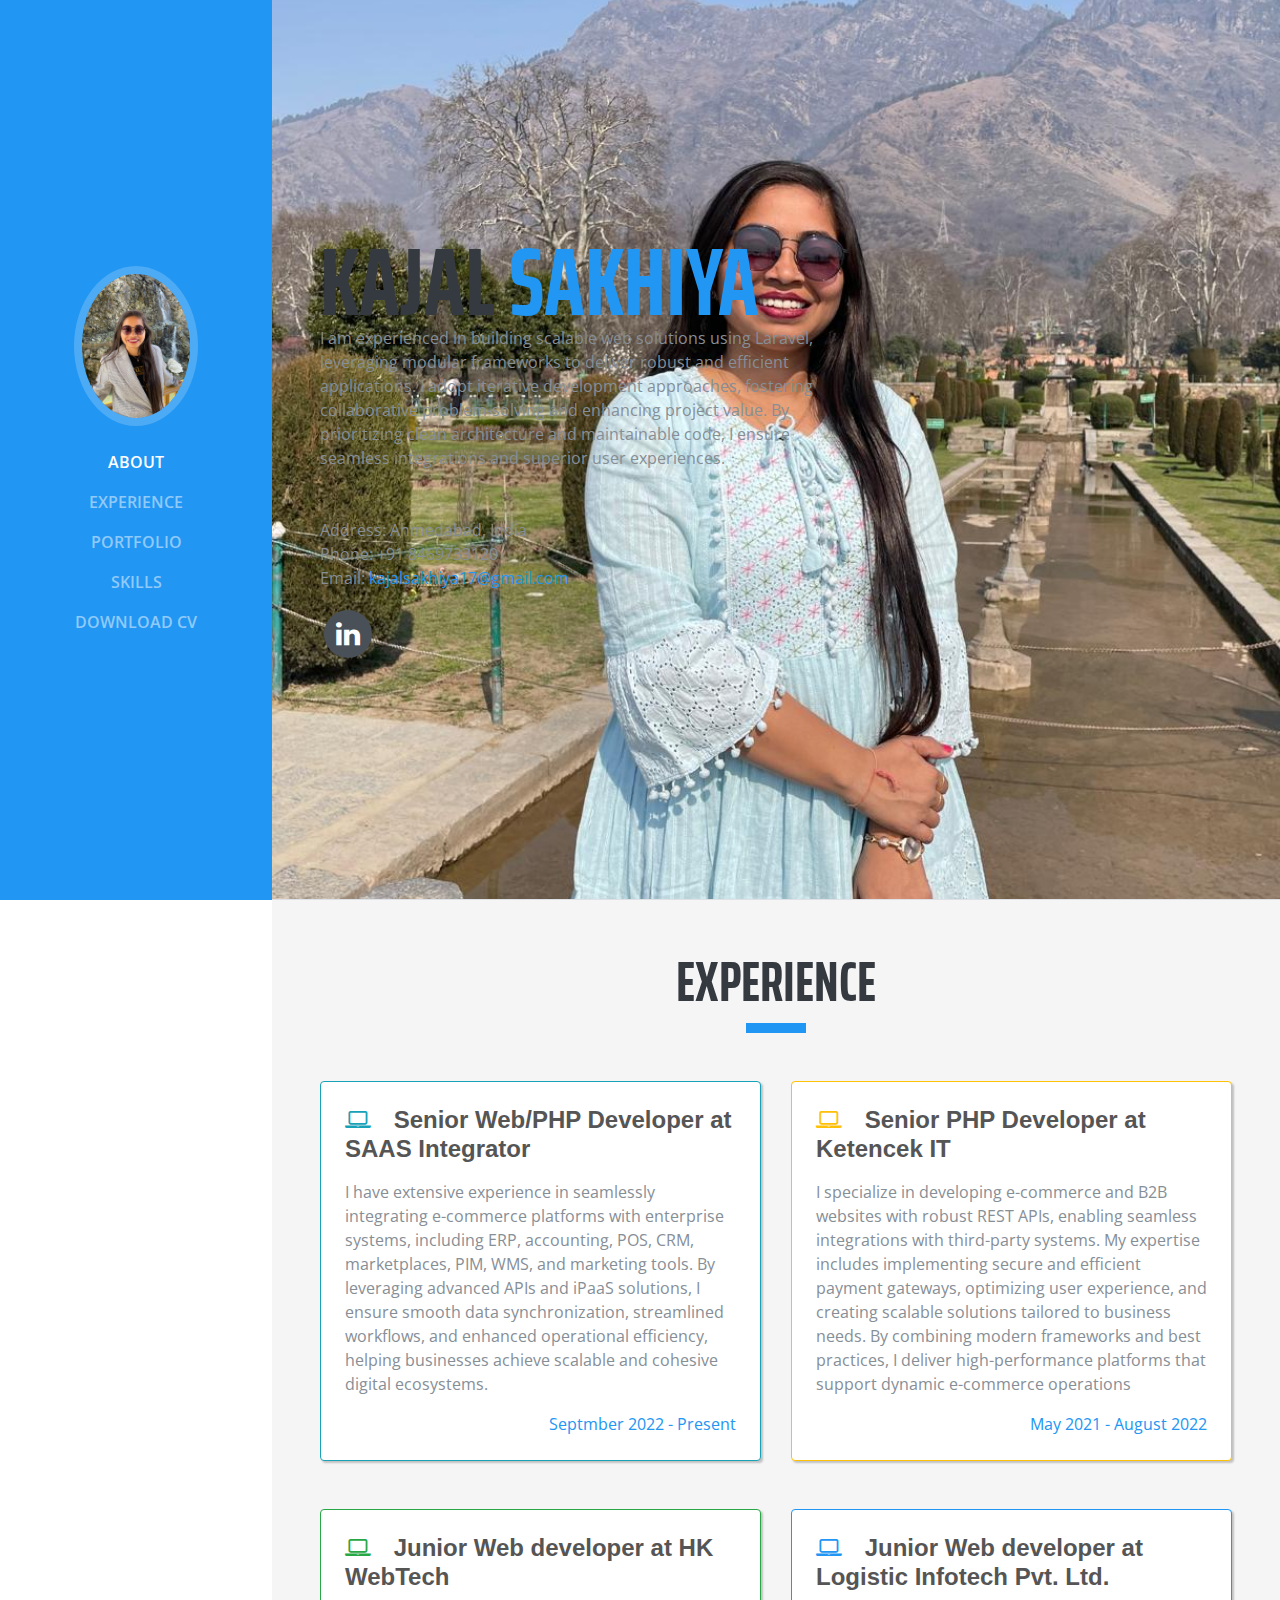
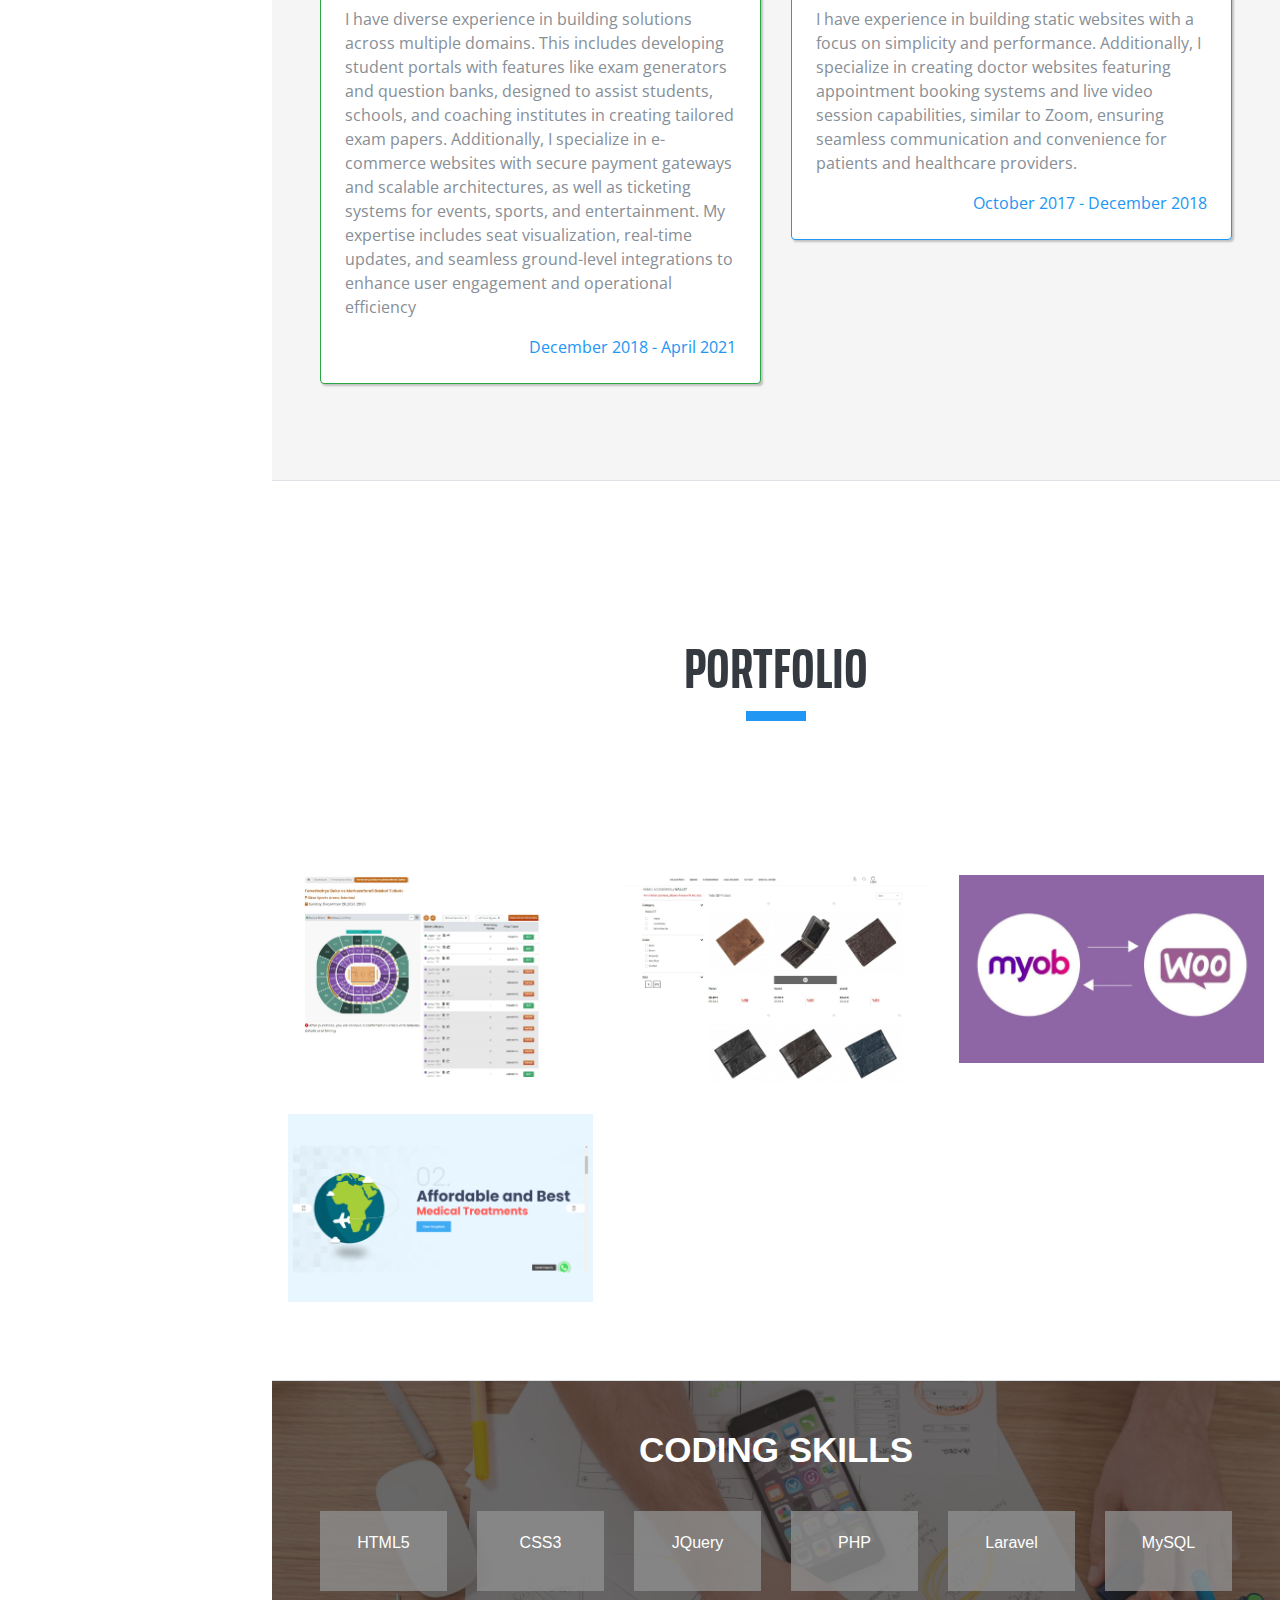
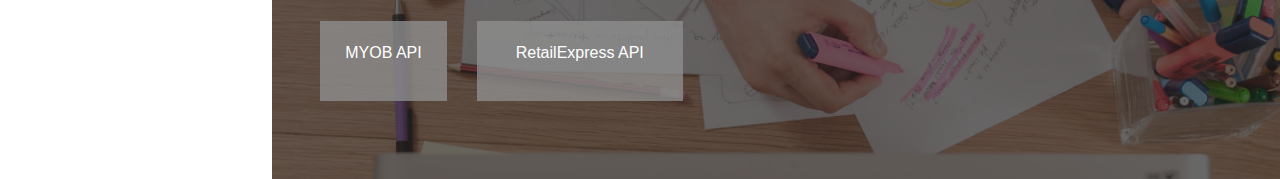
<file: index.html>
<!--
author: Boostraptheme
author URL: https://boostraptheme.com
License: Creative Commons Attribution 4.0 Unported
License URL: https://creativecommons.org/licenses/by/4.0/
-->

<!DOCTYPE html>
<html lang="en">

<head>
    <meta charset="utf-8">
    <meta name="viewport" content="width=device-width, initial-scale=1, shrink-to-fit=no">
    <meta name="description" content="">
    <meta name="author" content="">

    <link rel="shortcut icon" href="img/favicon.ico">
    <title>Kajal Sakhiya</title>

    <!-- Global stylesheets -->
    <link href="css/bootstrap/bootstrap.min.css" rel="stylesheet">
    <link href="https://fonts.googleapis.com/css?family=Saira+Extra+Condensed:100,200,300,400,500,600,700,800,900"
          rel="stylesheet">
    <link href="https://fonts.googleapis.com/css?family=Open+Sans:300,300i,400,400i,600,600i,700,700i,800,800i"
          rel="stylesheet">
    <link href="font-awesome/css/font-awesome.min.css" rel="stylesheet">
    <link href="css/devicons/css/devicons.min.css" rel="stylesheet">
    <link href="css/simple-line-icons/css/simple-line-icons.css" rel="stylesheet">
    <link href="css/style.css" rel="stylesheet">
</head>

<body id="page-top">

<nav class="navbar navbar-expand-lg navbar-dark bg-primary fixed-top" id="sideNav">
    <a class="navbar-brand js-scroll-trigger" href="#page-top">
        <span class="d-block d-lg-none  mx-0 px-0"><img src="img/logo-white.png" alt="" class="img-fluid"></span>
        <span class="d-none d-lg-block">
          <img class="img-fluid img-profile rounded-circle mx-auto mb-2" src="img/profile.jpeg" alt="">
        </span>
    </a>
    <button class="navbar-toggler" type="button" data-toggle="collapse" data-target="#navbarSupportedContent"
            aria-controls="navbarSupportedContent" aria-expanded="false" aria-label="Toggle navigation">
        <span class="navbar-toggler-icon"></span>
    </button>
    <div class="collapse navbar-collapse" id="navbarSupportedContent">
        <ul class="navbar-nav">
            <li class="nav-item">
                <a class="nav-link js-scroll-trigger" href="#about">About</a>
            </li>
            <li class="nav-item">
                <a class="nav-link js-scroll-trigger" href="#experience">Experience</a>
            </li>
            <li class="nav-item">
                <a class="nav-link js-scroll-trigger" href="#portfolio">Portfolio</a>
            </li>
            <li class="nav-item">
                <a class="nav-link js-scroll-trigger" href="#skills">Skills</a>
            </li>
            <li class="nav-item">
                <a class="nav-link js-scroll-trigger" href="img/kajal_resume.pdf" download>Download CV</a>
            </li>
        </ul>
    </div>
</nav>

<div class="container-fluid p-0">

    <!--====================================================
                        ABOUT
    ======================================================-->
    <section class="resume-section p-3 p-lg-5 d-flex d-column" id="about">
        <div class="my-auto">
            <h1 class="mb-0">Kajal
                <span class="text-primary">Sakhiya</span>
            </h1>
            <p class="mb-5" style="max-width: 500px;">I am experienced in building scalable web solutions using Laravel,
                leveraging modular frameworks to deliver robust and efficient applications. I adopt iterative
                development approaches, fostering collaborative problem-solving and enhancing project value. By
                prioritizing clean architecture and maintainable code, I ensure seamless integrations and superior user
                experiences.</p>
            <ul class="list-inline">
                <li>Address: Ahmedabad, India</li>
                <li>Phone: +91 8469733120</li>
                <li>Email: <a href="mailto:kajalsakhiya17@gmail.com">kajalsakhiya17@gmail.com</a></li>
            </ul>
            <ul class="list-inline list-social-icons mb-0">
                <li class="list-inline-item">
                    <a href="https://www.linkedin.com/in/kajal-sakhiya-719522100/">
                  <span class="fa-stack fa-lg">
                    <i class="fa fa-circle fa-stack-2x"></i>
                    <i class="fa fa-linkedin fa-stack-1x fa-inverse"></i>
                  </span>
                    </a>
                </li>
            </ul>
        </div>
    </section>

    <!--====================================================
                        EXPERIENCE
    ======================================================-->
    <section class="resume-section p-3 p-lg-5 " id="experience">
        <div class="row my-auto">
            <div class="col-12">
                <h2 class="  text-center">Experience</h2>
                <div class="mb-5 heading-border"></div>
            </div>
            <div class="resume-item col-md-6 col-sm-12 ">
                <div class="card mx-0 p-4 mb-5"
                     style="border-color: #17a2b8; box-shadow: 2px 2px 2px rgba(0, 0, 0, 0.21);">
                    <div class=" resume-content mr-auto">
                        <h4 class="mb-3"><i class="fa fa-laptop mr-3 text-info"></i> Senior Web/PHP Developer at SAAS
                            Integrator</h4>
                        <p>
                            I have extensive experience in seamlessly integrating e-commerce platforms with enterprise
                            systems, including ERP, accounting, POS, CRM, marketplaces, PIM, WMS, and marketing tools.
                            By leveraging advanced APIs and iPaaS solutions, I ensure smooth data synchronization,
                            streamlined workflows, and enhanced operational efficiency, helping businesses achieve
                            scalable and cohesive digital ecosystems.
                        </p>
                    </div>
                    <div class="resume-date text-md-right">
                        <span class="text-primary">Septmber 2022 - Present</span>
                    </div>
                </div>
            </div>
            <div class="resume-item col-md-6 col-sm-12">
                <div class="card mx-0 p-4 mb-5"
                     style="border-color: #ffc107; box-shadow: 2px 2px 2px rgba(0, 0, 0, 0.21);">
                    <div class="resume-content mr-auto">
                        <h4 class="mb-3"><i class="fa fa-laptop mr-3 text-warning"></i> Senior PHP Developer at Ketencek
                            IT </h4>
                        <p>I specialize in developing e-commerce and B2B websites with robust REST APIs, enabling
                            seamless integrations with third-party systems. My expertise includes implementing secure
                            and efficient payment gateways, optimizing user experience, and creating scalable solutions
                            tailored to business needs. By combining modern frameworks and best practices, I deliver
                            high-performance platforms that support dynamic e-commerce operations</div>
                    <div class="resume-date text-md-right">
                        <span class="text-primary">May 2021 - August 2022</span>
                    </div>
                </div>
            </div>
            <div class="resume-item col-md-6 col-sm-12">
                <div class="card mx-0 p-4 mb-5"
                     style="border-color: #28a745; box-shadow: 2px 2px 2px rgba(0, 0, 0, 0.21);">
                    <div class="resume-content mr-auto">
                        <h4 class="mb-3"><i class="fa fa-laptop mr-3 text-success"></i> Junior Web developer at HK
                            WebTech</h4>
                        <p>I have diverse experience in building solutions across multiple domains. This includes
                            developing student portals with features like exam generators and question banks, designed
                            to assist students, schools, and coaching institutes in creating tailored exam papers.
                            Additionally, I specialize in e-commerce websites with secure payment gateways and scalable
                            architectures, as well as ticketing systems for events, sports, and entertainment. My
                            expertise includes seat visualization, real-time updates, and seamless ground-level
                            integrations to enhance user engagement and operational efficiency</p>
                    </div>
                    <div class="resume-date text-md-right">
                        <span class="text-primary">December 2018 - April 2021</span>
                    </div>
                </div>
            </div>
            <div class="resume-item col-md-6 col-sm-12">
                <div class="card mx-0 p-4 mb-5"
                     style="border-color: #2196f3; box-shadow: 2px 2px 2px rgba(0, 0, 0, 0.21);">
                    <div class="resume-content mr-auto">
                        <h4 class="mb-3"><i class="fa fa-laptop mr-3 text-primary"></i> Junior Web developer at Logistic
                            Infotech Pvt. Ltd.</h4>
                        <p>I have experience in building static websites with a focus on simplicity and performance.
                            Additionally, I specialize in creating doctor websites featuring appointment booking systems
                            and live video session capabilities, similar to Zoom, ensuring seamless communication and
                            convenience for patients and healthcare providers.</p>
                    </div>
                    <div class="resume-date text-md-right">
                        <span class="text-primary">October 2017 - December 2018</span>
                    </div>
                </div>
            </div>
        </div>
    </section>

    <!--====================================================
                        PORTFOLIO
    ======================================================-->
    <section class="resume-section p-2 p-lg-3 d-flex flex-column" id="portfolio">
        <div class="row my-auto">
            <div class="col-12">
                <h2 class="  text-center">Portfolio</h2>
                <div class="mb-5 heading-border"></div>
            </div>
        </div>
        <div class="row ">
            <div class="col-sm-4 portfolio-item filter finance">
                <a class="portfolio-link" href="#portfolioModal1" data-toggle="modal">
                    <div class="caption-port">
                        <div class="caption-port-content">
                            <i class="fa fa-search-plus fa-3x"></i>
                        </div>
                    </div>
                    <img class="img-fluid" src="img/portfolio/p-1.jpeg" alt="">
                </a>
            </div>
            <div class="col-sm-4 portfolio-item filter marketing">
                <a class="portfolio-link" href="#portfolioModal2" data-toggle="modal">
                    <div class="caption-port">
                        <div class="caption-port-content">
                            <i class="fa fa-search-plus fa-3x"></i>
                        </div>
                    </div>
                    <img class="img-fluid" src="img/portfolio/p-2.jpeg" alt="">
                </a>
            </div>
            <div class="col-sm-4 portfolio-item filter marketing">
                <a class="portfolio-link" href="javascript:void(0)" data-toggle="modal">
                    <div class="caption-port">
                        <div class="caption-port-content">
                            <i class="fa fa-search-plus fa-3x"></i>
                        </div>
                    </div>
                    <img class="img-fluid" src="img/portfolio/myob-Woo.png" alt="">
                </a>
            </div>
            <div class="col-sm-4 portfolio-item filter marketing">
                <a class="portfolio-link" href="javasscript:void(0)" data-toggle="modal">
                    <div class="caption-port">
                        <div class="caption-port-content">
                            <i class="fa fa-search-plus fa-3x"></i>
                        </div>
                    </div>
                    <img class="img-fluid" src="img/portfolio/p-4.png" alt="">
                </a>
            </div>
        </div>
    </section>

    <!--====================================================
                        SKILLS
    ======================================================-->
    <section class=" d-flex flex-column" id="skills">
        <div class="p-lg-5 p-3 skill-cover">
            <h3 class="text-center text-white">Coding Skills</h3>
            <div class="row text-center my-auto ">
                <div class="col-md-2 col-sm-4">
                    <div class="skill-item">
                        <p>HTML5</p>
                    </div>
                </div>
                <div class="col-md-2 col-sm-4">
                    <div class="skill-item">
                        <p>CSS3</p>
                    </div>
                </div>
                <div class="col-md-2 col-sm-4">
                    <div class="skill-item">
                        <p>JQuery</p>
                    </div>
                </div>
                <div class="col-md-2 col-sm-4">
                    <div class="skill-item">
                        <p>PHP </p>
                    </div>
                </div>
                <div class="col-md-2 col-sm-4">
                    <div class="skill-item">
                        <p>Laravel</p>
                    </div>
                </div>
                <div class="col-md-2 col-sm-4">
                    <div class="skill-item">
                        <p>MySQL</p>
                    </div>
                </div>
                <div class="col-md-2 col-sm-4">
                    <div class="skill-item">
                        <p>MYOB API</p>
                    </div>
                </div>
                <div class="col-md-3 col-sm-6">
                    <div class="skill-item">
                        <p>RetailExpress API</p>
                    </div>
                </div>
            </div>
        </div>
    </section>

</div>

<!--====================================================
                    PORTFOLIO MODALS
======================================================-->
<div class="portfolio-modal modal fade" id="portfolioModal2" tabindex="-1" role="dialog" aria-hidden="true">
    <div class="modal-dialog" role="document">
        <div class="modal-content">
            <div class="close-modal" data-dismiss="modal">
                <div class="lr">
                    <div class="rl"></div>
                </div>
            </div>
            <div class="container">
                <div class="row">
                    <div class="modal-body">
                        <div class="title-bar">
                            <div class="col-md-12">
                                <h2 class="text-center">Ecommerce Project </h2>
                                <div class="heading-border"></div>
                            </div>
                        </div>
                        <div class="row">
                            <div class="col-md-6">
                                <img class="img-fluid img-centered" src="img/portfolio/p-2.jpg" alt="">
                            </div>
                            <div class="col-md-6">
                                <p>In this project, I worked on developing an e-commerce website that included REST API
                                    integrations and secure payment gateway implementations. The goal was to create a
                                    seamless, scalable platform with robust features to enhance user experience and
                                    ensure secure online transactions for a dynamic e-commerce environment.
                                </p>
                                <ul class="list-inline item-details">
                                    <li>Build Technology:
                                        <strong> Html5, Css3, Javascript, jQuery, PHP, Mysql, Symfony</strong>
                                    </li>
                                </ul>
                                <button class="btn btn-general btn-white" type="button" data-dismiss="modal">
                                    <i class="fa fa-times"></i> Close
                                </button>
                            </div>
                        </div>
                    </div>
                </div>
            </div>
        </div>
    </div>
</div>
<div class="portfolio-modal modal fade" id="portfolioModal1" tabindex="-1" role="dialog" aria-hidden="true">
    <div class="modal-dialog" role="document">
        <div class="modal-content">
            <div class="close-modal" data-dismiss="modal">
                <div class="lr">
                    <div class="rl"></div>
                </div>
            </div>
            <div class="container">
                <div class="row">
                    <div class="modal-body">
                        <div class="title-bar">
                            <div class="col-md-12">
                                <h2 class="text-center">Ticket System</h2>
                                <div class="heading-border"></div>
                            </div>
                        </div>
                        <div class="row">
                            <div class="col-md-6">
                                <img class="img-fluid img-centered" src="img/portfolio/p-1.jpeg" alt="">
                            </div>
                            <div class="col-md-6">
                                <p>
                                    This project involved creating platforms with real-time seat visualization, secure
                                    payment processing, and efficient management of ticket sales, delivering a seamless
                                    and user-friendly experience.
                                </p>
                                <ul class="list-inline item-details">
                                    <li>Build Technology:
                                        <strong> Html5, Css3, Javascript, jQuery, PHP, Mysql, Symfony</strong>
                                    </li>
                                </ul>
                                <button class="btn btn-general btn-white" type="button" data-dismiss="modal">
                                    <i class="fa fa-times"></i> Close
                                </button>
                            </div>
                        </div>
                    </div>
                </div>
            </div>
        </div>
    </div>
</div>


<!-- Global javascript -->
<script src="js/jquery/jquery.min.js"></script>
<script src="js/bootstrap/bootstrap.bundle.min.js"></script>
<script src="js/jquery-easing/jquery.easing.min.js"></script>
<script src="js/counter/jquery.waypoints.min.js"></script>
<script src="js/counter/jquery.counterup.min.js"></script>
<script src="js/custom.js"></script>
<script>
    $(document).ready(function () {

        $(".filter-b").click(function () {
            var value = $(this).attr('data-filter');
            if (value == "all") {
                $('.filter').show('1000');
            } else {
                $(".filter").not('.' + value).hide('3000');
                $('.filter').filter('.' + value).show('3000');
            }
        });

        if ($(".filter-b").removeClass("active")) {
            $(this).removeClass("active");
        }
        $(this).addClass("active");
    });

    // SKILLS
    $(function () {
        $('.counter').counterUp({
            delay: 10,
            time: 2000
        });

    });
</script>
</body>

</html>
</file>
<file: css/simple-line-icons/css/simple-line-icons.css>
@font-face {
  font-family: 'simple-line-icons';
  src: url('../fonts/Simple-Line-Icons.eot?v=2.4.0');
  src: url('../fonts/Simple-Line-Icons.eot?v=2.4.0#iefix') format('embedded-opentype'), url('../fonts/Simple-Line-Icons.woff2?v=2.4.0') format('woff2'), url('../fonts/Simple-Line-Icons.ttf?v=2.4.0') format('truetype'), url('../fonts/Simple-Line-Icons.woff?v=2.4.0') format('woff'), url('../fonts/Simple-Line-Icons.svg?v=2.4.0#simple-line-icons') format('svg');
  font-weight: normal;
  font-style: normal;
}
/*
 Use the following CSS code if you want to have a class per icon.
 Instead of a list of all class selectors, you can use the generic [class*="icon-"] selector, but it's slower:
*/
.icon-user,
.icon-people,
.icon-user-female,
.icon-user-follow,
.icon-user-following,
.icon-user-unfollow,
.icon-login,
.icon-logout,
.icon-emotsmile,
.icon-phone,
.icon-call-end,
.icon-call-in,
.icon-call-out,
.icon-map,
.icon-location-pin,
.icon-direction,
.icon-directions,
.icon-compass,
.icon-layers,
.icon-menu,
.icon-list,
.icon-options-vertical,
.icon-options,
.icon-arrow-down,
.icon-arrow-left,
.icon-arrow-right,
.icon-arrow-up,
.icon-arrow-up-circle,
.icon-arrow-left-circle,
.icon-arrow-right-circle,
.icon-arrow-down-circle,
.icon-check,
.icon-clock,
.icon-plus,
.icon-minus,
.icon-close,
.icon-event,
.icon-exclamation,
.icon-organization,
.icon-trophy,
.icon-screen-smartphone,
.icon-screen-desktop,
.icon-plane,
.icon-notebook,
.icon-mustache,
.icon-mouse,
.icon-magnet,
.icon-energy,
.icon-disc,
.icon-cursor,
.icon-cursor-move,
.icon-crop,
.icon-chemistry,
.icon-speedometer,
.icon-shield,
.icon-screen-tablet,
.icon-magic-wand,
.icon-hourglass,
.icon-graduation,
.icon-ghost,
.icon-game-controller,
.icon-fire,
.icon-eyeglass,
.icon-envelope-open,
.icon-envelope-letter,
.icon-bell,
.icon-badge,
.icon-anchor,
.icon-wallet,
.icon-vector,
.icon-speech,
.icon-puzzle,
.icon-printer,
.icon-present,
.icon-playlist,
.icon-pin,
.icon-picture,
.icon-handbag,
.icon-globe-alt,
.icon-globe,
.icon-folder-alt,
.icon-folder,
.icon-film,
.icon-feed,
.icon-drop,
.icon-drawer,
.icon-docs,
.icon-doc,
.icon-diamond,
.icon-cup,
.icon-calculator,
.icon-bubbles,
.icon-briefcase,
.icon-book-open,
.icon-basket-loaded,
.icon-basket,
.icon-bag,
.icon-action-undo,
.icon-action-redo,
.icon-wrench,
.icon-umbrella,
.icon-trash,
.icon-tag,
.icon-support,
.icon-frame,
.icon-size-fullscreen,
.icon-size-actual,
.icon-shuffle,
.icon-share-alt,
.icon-share,
.icon-rocket,
.icon-question,
.icon-pie-chart,
.icon-pencil,
.icon-note,
.icon-loop,
.icon-home,
.icon-grid,
.icon-graph,
.icon-microphone,
.icon-music-tone-alt,
.icon-music-tone,
.icon-earphones-alt,
.icon-earphones,
.icon-equalizer,
.icon-like,
.icon-dislike,
.icon-control-start,
.icon-control-rewind,
.icon-control-play,
.icon-control-pause,
.icon-control-forward,
.icon-control-end,
.icon-volume-1,
.icon-volume-2,
.icon-volume-off,
.icon-calendar,
.icon-bulb,
.icon-chart,
.icon-ban,
.icon-bubble,
.icon-camrecorder,
.icon-camera,
.icon-cloud-download,
.icon-cloud-upload,
.icon-envelope,
.icon-eye,
.icon-flag,
.icon-heart,
.icon-info,
.icon-key,
.icon-link,
.icon-lock,
.icon-lock-open,
.icon-magnifier,
.icon-magnifier-add,
.icon-magnifier-remove,
.icon-paper-clip,
.icon-paper-plane,
.icon-power,
.icon-refresh,
.icon-reload,
.icon-settings,
.icon-star,
.icon-symbol-female,
.icon-symbol-male,
.icon-target,
.icon-credit-card,
.icon-paypal,
.icon-social-tumblr,
.icon-social-twitter,
.icon-social-facebook,
.icon-social-instagram,
.icon-social-linkedin,
.icon-social-pinterest,
.icon-social-github,
.icon-social-google,
.icon-social-reddit,
.icon-social-skype,
.icon-social-dribbble,
.icon-social-behance,
.icon-social-foursqare,
.icon-social-soundcloud,
.icon-social-spotify,
.icon-social-stumbleupon,
.icon-social-youtube,
.icon-social-dropbox,
.icon-social-vkontakte,
.icon-social-steam {
  font-family: 'simple-line-icons';
  speak: none;
  font-style: normal;
  font-weight: normal;
  font-variant: normal;
  text-transform: none;
  line-height: 1;
  /* Better Font Rendering =========== */
  -webkit-font-smoothing: antialiased;
  -moz-osx-font-smoothing: grayscale;
}
.icon-user:before {
  content: "\e005";
}
.icon-people:before {
  content: "\e001";
}
.icon-user-female:before {
  content: "\e000";
}
.icon-user-follow:before {
  content: "\e002";
}
.icon-user-following:before {
  content: "\e003";
}
.icon-user-unfollow:before {
  content: "\e004";
}
.icon-login:before {
  content: "\e066";
}
.icon-logout:before {
  content: "\e065";
}
.icon-emotsmile:before {
  content: "\e021";
}
.icon-phone:before {
  content: "\e600";
}
.icon-call-end:before {
  content: "\e048";
}
.icon-call-in:before {
  content: "\e047";
}
.icon-call-out:before {
  content: "\e046";
}
.icon-map:before {
  content: "\e033";
}
.icon-location-pin:before {
  content: "\e096";
}
.icon-direction:before {
  content: "\e042";
}
.icon-directions:before {
  content: "\e041";
}
.icon-compass:before {
  content: "\e045";
}
.icon-layers:before {
  content: "\e034";
}
.icon-menu:before {
  content: "\e601";
}
.icon-list:before {
  content: "\e067";
}
.icon-options-vertical:before {
  content: "\e602";
}
.icon-options:before {
  content: "\e603";
}
.icon-arrow-down:before {
  content: "\e604";
}
.icon-arrow-left:before {
  content: "\e605";
}
.icon-arrow-right:before {
  content: "\e606";
}
.icon-arrow-up:before {
  content: "\e607";
}
.icon-arrow-up-circle:before {
  content: "\e078";
}
.icon-arrow-left-circle:before {
  content: "\e07a";
}
.icon-arrow-right-circle:before {
  content: "\e079";
}
.icon-arrow-down-circle:before {
  content: "\e07b";
}
.icon-check:before {
  content: "\e080";
}
.icon-clock:before {
  content: "\e081";
}
.icon-plus:before {
  content: "\e095";
}
.icon-minus:before {
  content: "\e615";
}
.icon-close:before {
  content: "\e082";
}
.icon-event:before {
  content: "\e619";
}
.icon-exclamation:before {
  content: "\e617";
}
.icon-organization:before {
  content: "\e616";
}
.icon-trophy:before {
  content: "\e006";
}
.icon-screen-smartphone:before {
  content: "\e010";
}
.icon-screen-desktop:before {
  content: "\e011";
}
.icon-plane:before {
  content: "\e012";
}
.icon-notebook:before {
  content: "\e013";
}
.icon-mustache:before {
  content: "\e014";
}
.icon-mouse:before {
  content: "\e015";
}
.icon-magnet:before {
  content: "\e016";
}
.icon-energy:before {
  content: "\e020";
}
.icon-disc:before {
  content: "\e022";
}
.icon-cursor:before {
  content: "\e06e";
}
.icon-cursor-move:before {
  content: "\e023";
}
.icon-crop:before {
  content: "\e024";
}
.icon-chemistry:before {
  content: "\e026";
}
.icon-speedometer:before {
  content: "\e007";
}
.icon-shield:before {
  content: "\e00e";
}
.icon-screen-tablet:before {
  content: "\e00f";
}
.icon-magic-wand:before {
  content: "\e017";
}
.icon-hourglass:before {
  content: "\e018";
}
.icon-graduation:before {
  content: "\e019";
}
.icon-ghost:before {
  content: "\e01a";
}
.icon-game-controller:before {
  content: "\e01b";
}
.icon-fire:before {
  content: "\e01c";
}
.icon-eyeglass:before {
  content: "\e01d";
}
.icon-envelope-open:before {
  content: "\e01e";
}
.icon-envelope-letter:before {
  content: "\e01f";
}
.icon-bell:before {
  content: "\e027";
}
.icon-badge:before {
  content: "\e028";
}
.icon-anchor:before {
  content: "\e029";
}
.icon-wallet:before {
  content: "\e02a";
}
.icon-vector:before {
  content: "\e02b";
}
.icon-speech:before {
  content: "\e02c";
}
.icon-puzzle:before {
  content: "\e02d";
}
.icon-printer:before {
  content: "\e02e";
}
.icon-present:before {
  content: "\e02f";
}
.icon-playlist:before {
  content: "\e030";
}
.icon-pin:before {
  content: "\e031";
}
.icon-picture:before {
  content: "\e032";
}
.icon-handbag:before {
  content: "\e035";
}
.icon-globe-alt:before {
  content: "\e036";
}
.icon-globe:before {
  content: "\e037";
}
.icon-folder-alt:before {
  content: "\e039";
}
.icon-folder:before {
  content: "\e089";
}
.icon-film:before {
  content: "\e03a";
}
.icon-feed:before {
  content: "\e03b";
}
.icon-drop:before {
  content: "\e03e";
}
.icon-drawer:before {
  content: "\e03f";
}
.icon-docs:before {
  content: "\e040";
}
.icon-doc:before {
  content: "\e085";
}
.icon-diamond:before {
  content: "\e043";
}
.icon-cup:before {
  content: "\e044";
}
.icon-calculator:before {
  content: "\e049";
}
.icon-bubbles:before {
  content: "\e04a";
}
.icon-briefcase:before {
  content: "\e04b";
}
.icon-book-open:before {
  content: "\e04c";
}
.icon-basket-loaded:before {
  content: "\e04d";
}
.icon-basket:before {
  content: "\e04e";
}
.icon-bag:before {
  content: "\e04f";
}
.icon-action-undo:before {
  content: "\e050";
}
.icon-action-redo:before {
  content: "\e051";
}
.icon-wrench:before {
  content: "\e052";
}
.icon-umbrella:before {
  content: "\e053";
}
.icon-trash:before {
  content: "\e054";
}
.icon-tag:before {
  content: "\e055";
}
.icon-support:before {
  content: "\e056";
}
.icon-frame:before {
  content: "\e038";
}
.icon-size-fullscreen:before {
  content: "\e057";
}
.icon-size-actual:before {
  content: "\e058";
}
.icon-shuffle:before {
  content: "\e059";
}
.icon-share-alt:before {
  content: "\e05a";
}
.icon-share:before {
  content: "\e05b";
}
.icon-rocket:before {
  content: "\e05c";
}
.icon-question:before {
  content: "\e05d";
}
.icon-pie-chart:before {
  content: "\e05e";
}
.icon-pencil:before {
  content: "\e05f";
}
.icon-note:before {
  content: "\e060";
}
.icon-loop:before {
  content: "\e064";
}
.icon-home:before {
  content: "\e069";
}
.icon-grid:before {
  content: "\e06a";
}
.icon-graph:before {
  content: "\e06b";
}
.icon-microphone:before {
  content: "\e063";
}
.icon-music-tone-alt:before {
  content: "\e061";
}
.icon-music-tone:before {
  content: "\e062";
}
.icon-earphones-alt:before {
  content: "\e03c";
}
.icon-earphones:before {
  content: "\e03d";
}
.icon-equalizer:before {
  content: "\e06c";
}
.icon-like:before {
  content: "\e068";
}
.icon-dislike:before {
  content: "\e06d";
}
.icon-control-start:before {
  content: "\e06f";
}
.icon-control-rewind:before {
  content: "\e070";
}
.icon-control-play:before {
  content: "\e071";
}
.icon-control-pause:before {
  content: "\e072";
}
.icon-control-forward:before {
  content: "\e073";
}
.icon-control-end:before {
  content: "\e074";
}
.icon-volume-1:before {
  content: "\e09f";
}
.icon-volume-2:before {
  content: "\e0a0";
}
.icon-volume-off:before {
  content: "\e0a1";
}
.icon-calendar:before {
  content: "\e075";
}
.icon-bulb:before {
  content: "\e076";
}
.icon-chart:before {
  content: "\e077";
}
.icon-ban:before {
  content: "\e07c";
}
.icon-bubble:before {
  content: "\e07d";
}
.icon-camrecorder:before {
  content: "\e07e";
}
.icon-camera:before {
  content: "\e07f";
}
.icon-cloud-download:before {
  content: "\e083";
}
.icon-cloud-upload:before {
  content: "\e084";
}
.icon-envelope:before {
  content: "\e086";
}
.icon-eye:before {
  content: "\e087";
}
.icon-flag:before {
  content: "\e088";
}
.icon-heart:before {
  content: "\e08a";
}
.icon-info:before {
  content: "\e08b";
}
.icon-key:before {
  content: "\e08c";
}
.icon-link:before {
  content: "\e08d";
}
.icon-lock:before {
  content: "\e08e";
}
.icon-lock-open:before {
  content: "\e08f";
}
.icon-magnifier:before {
  content: "\e090";
}
.icon-magnifier-add:before {
  content: "\e091";
}
.icon-magnifier-remove:before {
  content: "\e092";
}
.icon-paper-clip:before {
  content: "\e093";
}
.icon-paper-plane:before {
  content: "\e094";
}
.icon-power:before {
  content: "\e097";
}
.icon-refresh:before {
  content: "\e098";
}
.icon-reload:before {
  content: "\e099";
}
.icon-settings:before {
  content: "\e09a";
}
.icon-star:before {
  content: "\e09b";
}
.icon-symbol-female:before {
  content: "\e09c";
}
.icon-symbol-male:before {
  content: "\e09d";
}
.icon-target:before {
  content: "\e09e";
}
.icon-credit-card:before {
  content: "\e025";
}
.icon-paypal:before {
  content: "\e608";
}
.icon-social-tumblr:before {
  content: "\e00a";
}
.icon-social-twitter:before {
  content: "\e009";
}
.icon-social-facebook:before {
  content: "\e00b";
}
.icon-social-instagram:before {
  content: "\e609";
}
.icon-social-linkedin:before {
  content: "\e60a";
}
.icon-social-pinterest:before {
  content: "\e60b";
}
.icon-social-github:before {
  content: "\e60c";
}
.icon-social-google:before {
  content: "\e60d";
}
.icon-social-reddit:before {
  content: "\e60e";
}
.icon-social-skype:before {
  content: "\e60f";
}
.icon-social-dribbble:before {
  content: "\e00d";
}
.icon-social-behance:before {
  content: "\e610";
}
.icon-social-foursqare:before {
  content: "\e611";
}
.icon-social-soundcloud:before {
  content: "\e612";
}
.icon-social-spotify:before {
  content: "\e613";
}
.icon-social-stumbleupon:before {
  content: "\e614";
}
.icon-social-youtube:before {
  content: "\e008";
}
.icon-social-dropbox:before {
  content: "\e00c";
}
.icon-social-vkontakte:before {
  content: "\e618";
}
.icon-social-steam:before {
  content: "\e620";
}
</file>
<file: css/style.css>
/*GENERAL STYLE*/

body {
    font-family: 'Open Sans', serif;
    padding-top: 54px;
    color: #868e96;
}

@media (min-width: 992px) {
    body {
        padding-top: 0;
        padding-left: 17rem;
    }
}

h1,
h2,
h3,
h4,
h5,
h6 {
    font-family: 'Saira Extra Condensed', serif;
    font-weight: 700;
    text-transform: uppercase;
    color: #343a40;
}

h1 {
    font-size: 6rem;
    line-height: 5.5rem;
}

h2 {
    font-size: 3.5rem;
}

a {
    color: #2196f3;
}

a:hover,
a:focus,
a:active {
    color: #0f72c1;
}

.subheading {
    text-transform: uppercase;
    font-weight: 500;
    font-family: 'Saira Extra Condensed', serif;
    font-size: 1.35rem;
}

/*==================================================
                  SOCIAL-ICON
====================================================*/
  .list-social-icons a {
      color: #495057;
  }

  .list-social-icons a:hover {
      color: #2196f3;
  }

  .list-social-icons a .fa-lg {
      font-size: 1.75rem;
  }

  .list-icons {
      font-size: 3rem;
  }

  .list-icons .list-inline-item i:hover {
      color: #2196f3;
  }

/*==================================================
                    NAV-BAR
====================================================*/
  #sideNav .navbar-nav .nav-item .nav-link {
      font-weight: 600;
      text-transform: uppercase;
  }

  @media (min-width: 992px) {
      #sideNav {
          text-align: center;
          position: fixed;
          top: 0;
          left: 0;
          display: flex;
          flex-direction: column;
          width: 17rem;
          height: 100vh;
      }
      #sideNav .navbar-brand {
          display: flex;
          margin: auto auto 0;
          padding: 0.5rem;
      }
      #sideNav .navbar-brand .img-profile {
          max-width: 10rem;
          max-height: 10rem;
          border: 0.5rem solid rgba(255, 255, 255, 0.2);
      }
      #sideNav .navbar-collapse {
          display: flex;
          align-items: flex-start;
          flex-grow: 0;
          width: 100%;
          margin-bottom: auto;
      }
      #sideNav .navbar-collapse .navbar-nav {
          flex-direction: column;
          width: 100%;
      }
      #sideNav .navbar-collapse .navbar-nav .nav-item {
          display: block;
      }
      #sideNav .navbar-collapse .navbar-nav .nav-item .nav-link {
          display: block;
      }
  }

/*==================================================
                  BUTTON (Generic)
====================================================*/

.btn-general {
    background-color: transparent;
    text-align: center;
    border-width: 1px;
    border-radius: 0px;
    font-size: 16px;
    padding: 10px 15px;
    font-weight: 400;
    text-transform: uppercase;
}

.btn-white {
    border-color: #2196f3;
    background-color: #2196f3;
    color: #fff;
}

.btn-white:hover,
.btn-white:focus {
    background-color: transparent;
    color: #2196f3;
    cursor: pointer;
}

.btn-green {
    border-color: #2196f3;
    color: #2196f3;
}

.btn-green:hover,
.btn-green:focus {
    background-color: #2196f3;
    color: #fff;
    cursor: pointer;
}

/*==================================================
                  SECTION (Generic)
====================================================*/
  .heading-border {
      width: 60px;
      height: 10px;
      background-color: #2196f3;
      margin: 0 auto 20px auto;
  }

  section.resume-section {
      border-bottom: 1px solid #dee2e6;
      padding-top: 5rem !important;
      padding-bottom: 5rem !important;
  }

  section.resume-section .resume-item .resume-date {
      min-width: none;
  }

  @media (min-width: 768px) {
      section.resume-section {
          min-height: 100vh;
      }
      section.resume-section .resume-item .resume-date {
          min-width: 18rem;
      }
  }

  @media (min-width: 992px) {
      section.resume-section {
          padding-top: 3rem !important;
          padding-bottom: 3rem !important;
      }
  }

  .bg-primary {
      background-color: #2196f3 !important;
  }

  .text-primary {
      color: #2196f3 !important;
  }

/*==================================================
                      ABOUT
====================================================*/
  #about {
      background-image: url(../img/profile-banner.jpeg);
      background-size: cover;
      background-position: center center;
      background-repeat: no-repeat;
  }

  #about h1 {
    /*font-size: 100%;*/
  }

/*==================================================
                    EXPERIENCE
====================================================*/  
  #experience {
    background: #f5f5f5;
  }

  #experience .card h4{
    font-family: 'Roboto Condensed', sans-serif;
    text-transform: none;
    color:#555;
  }

/*====================================================
                   PORTFOLIO
======================================================*/

#portfolio{
    padding:100px 0;
} 

.port-head-cont{
    margin:20px auto 40px auto;
    text-align: center;
}

.port-head-cont button{
    margin:5px 2px;
}

#portfolio .portfolio-item {
    right: 0;
    margin: 0 0 15px;
}

#portfolio .portfolio-item .portfolio-link {
    position: relative;
    display: block;
    max-width: 400px;
    margin: 0 auto;
    cursor: pointer;
}

#portfolio .portfolio-item .portfolio-link .caption-port {
    position: absolute;
    width: 100%;
    height: 100%;
    -webkit-transition: all ease 0.5s;
    -moz-transition: all ease 0.5s;
    transition: all ease 0.5s;
    opacity: 0;
    background: rgba(54, 160, 245, 0.73);
}

#portfolio .portfolio-item .portfolio-link .caption-port:hover {
    opacity: 1;
}

#portfolio .portfolio-item .portfolio-link .caption-port .caption-port-content {
    font-size: 20px;
    position: absolute;
    top: 50%;
    width: 100%;
    height: 20px;
    margin-top: -12px;
    text-align: center;
    color: white;
}

#portfolio .portfolio-item .portfolio-link .caption-port .caption-port-content i {
    margin-top: -12px;
}

#portfolio .portfolio-item .portfolio-link .caption-port .caption-port-content h3,
#portfolio .portfolio-item .portfolio-link .caption-port .caption-port-content h4 {
    margin: 0;
}

#portfolio * {
    z-index: 2;
}

@media (min-width: 767px) {
    #portfolio .portfolio-item {
        margin: 0 0 30px;
    }
}

.portfolio-modal .modal-dialog {
    max-width: 100%;
    min-height: 100%;
    margin: 0;
    padding: 0;
    text-align: left;
    border: none;
    border-radius: 0;
    background-clip: border-box;
    -webkit-box-shadow: none;
    box-shadow: none;
}

.portfolio-modal .title-bar {
    padding: 0 0 50px 0;
}

.portfolio-modal .title-bar h1{
    visibility: initial;
    animation-name: initial;
}

.portfolio-modal .modal-dialog .modal-content {
    padding: 10px 0 100px 0;
    border: 0;
    border-radius: 0;
} 

.portfolio-modal .modal-dialog .modal-content img {
    margin-bottom: 30px;
}

.portfolio-modal .modal-dialog .modal-content .item-details {
    margin: 30px 0;
}
 
.portfolio-modal .close-modal {
    position: absolute;
    top: 25px;
    right: 25px;
    width: 75px;
    height: 75px;
    cursor: pointer;
    background-color: transparent;
}

.portfolio-modal .close-modal:hover {
    opacity: 0.3;
}

.portfolio-modal .close-modal .lr {
    /* Safari and Chrome */
    z-index: 1051;
    width: 1px;
    height: 75px;
    margin-left: 35px;
    /* IE 9 */
    -webkit-transform: rotate(45deg);
    -ms-transform: rotate(45deg);
    transform: rotate(45deg);
    background-color: #2C3E50;
}

.portfolio-modal .close-modal .lr .rl {
    /* Safari and Chrome */
    z-index: 1052;
    width: 1px;
    height: 75px;
    /* IE 9 */
    -webkit-transform: rotate(90deg);
    -ms-transform: rotate(90deg);
    transform: rotate(90deg);
    background-color: #2C3E50;
}

.portfolio-modal .modal-backdrop {
    display: none;
    opacity: 0;
}

@media (max-width: 850px){
    .portfolio-modal .close-modal{
        display: none;
    }
}  

/*====================================================
                      SKILLS
======================================================*/

#skills {
    background-image: url("../img/bg-stats.jpg");
    background-size: cover;
    background-position: center center;
    background-repeat: no-repeat;
}

.skill-cover {
    background-color: rgba(31, 31, 31, 0.68); 
}

.skill-cover h3{
  font-family: "hind", sans-serif;
  font-size: 35px;
  margin-bottom: 40px;
}

.skill-item {
    padding: 20px 0;
    margin-bottom: 30px;
    background: rgba(144, 144, 144, 0.78);
}

.skill-item i {
    color: #2196f3;
}

.skill-item h2 {
    color: #fff;
    font-size: "hind", sans-serif;
    font-size: 35px;
    font-weight: 700;
    margin-top: 15px;
    margin-bottom: 1px;
}

.skill-item p {
    color: #fff;
    font-family: "hind", sans-serif;
    /*text-transform: uppercase;*/
    font-weight: 300;
    margin-top: 0;
}

/*====================================================
                      AWARD
======================================================*/
 
#awards {
    background: #f0f0f0;
}

#award-box {
    overflow: hidden;
    position: relative;
    padding: 60px 0;
}

#award-box:before {
    content: "";
    width: 1px;
    height: 100%;
    background: #cfcdcd;
    position: absolute;
    top: 0;
    left: 50%;
}

#award-box .award {
    width: 50%;
    clear: both;
    position: relative;
}

#award-box .award:before,
#award-box .award:after {
    content: "";
    display: block;
    clear: both;
}

#award-box .award:first-child:before,
#award-box .award:last-child:before {
    content: "";
    width: 11px;
    height: 11px;
    background: #cfcdcd;
    box-sizing: content-box;
    border: 5px solid #fff;
    box-shadow: 0 0 0 2px #cfcdcd;
    position: absolute;
    top: -54px;
    right: -11px;
    transform: rotate(45deg);
}

#award-box .award:last-child:before {
    top: auto;
    bottom: -54px;
}

#award-box .award:last-child:nth-child(even):before {
    right: auto;
    left: -11px;
}

#award-box .award-icon {
    width: 24px;
    height: 24px;
    background: #fff;
    border: 1px solid #cfcdcd;
    position: absolute;
    top: 17px;
    right: -13px;
    z-index: 1;
    transform: rotate(45deg);
}

#award-box .award-icon:before {
    content: "";
    display: block;
    width: 15px;
    height: 15px;
    background: #fff;
    position: absolute;
    top: 50%;
    left: 50%;
    transform: translate(-50%, -50%);
    transition: background-color 0.2s ease 0s;
}

#award-box .award:hover .award-icon:before {
    background: #39b3ff;
}

#award-box .award-content {
    width: 85%;
    padding: 18px 30px;
    background: #fff;
    text-align: right;
    float: left;
    border: 1px solid transparent;
    position: relative;
    transition: all 0.3s ease 0s;
}

#award-box .award:hover .award-content {
    border: 1px solid #cfcdcd;
}

#award-box .award-content:before {
    content: "";
    display: block;
    width: 14px;
    height: 14px;
    background: #fff;
    border: 1px solid #cfcdcd;
    position: absolute;
    top: 21px;
    right: -7.3px;
    transform: rotate(45deg);
    transition: all 0.2s ease 0s;
}

#award-box .award:hover .award-content:before {
    background: #39b3ff;
    border-color: #39b3ff;
}

#award-box .award-content:after {
    content: "";
    width: 11%;
    height: 1px;
    background: #cfcdcd;
    position: absolute;
    top: 28px;
    right: -14%;
}

#award-box .date {
    display: block;
    font-size: 15px;
    font-weight: 600;
    color: #39b3ff;
    margin: 0 0 8px;
    transition: all 0.3s ease 0s;
}

#award-box .award:hover .date {
    color: #444;
}

#award-box .title {
    font-size: 18px;
    color: #444;
    margin-top: 0;
    transition: all 0.3s ease 0s;
}

#award-box .award:hover .title {
    color: #39b3ff;
}

#award-box .description {
    font-size: 16px;
    color: #777;
    line-height: 28px;
    margin-top: 8px;
}

#award-box .award:nth-child(2n),
#award-box .award:nth-child(2n) .award-content {
    float: right;
    text-align: left;
}

#award-box .award:nth-child(2n) .award-icon {
    right: 0;
    left: -12px;
}

#award-box .award:nth-child(2n) .award-content:before {
    left: -7.3px;
}

#award-box .award:nth-child(2n) .award-content:after {
    left: -14%;
}
 
@media only screen and (max-width: 767px) {
    #award-box {
        padding-left: 20px;
    }
    #award-box:before {
        left: 20px;
    }
    #award-box .award {
        width: 100%;
    }
    #award-box .award,
    #award-box .award-content {
        float: right;
        padding:5px;
        text-align: left;
    }
    #award-box .award:first-child:before,
    #award-box .award:last-child:nth-child(odd):before {
        right: auto;
        left: -11px;
    }
    #award-box .award-icon {
        right: 0;
        left: -12px;
    }
    #award-box .award-content:before {
        left: -7.3px;
    }
    #award-box .award-content:after {
        left: -14%;
    }
}

/*====================================================
                   CONTACT
======================================================*/

#contact{
  padding: 50px 0;
}

#contact .contact-cont h3{
  color:#555;
  font-size: 45px;
}

#contact .contact-cont p{
  padding-right: 20px;
  font-size: 15px;
}

#contact .contact-cont2 address,
#contact .contact-cont2 address a{
  color:#666;
}
 
.con-form input {
    border-color: #ccc;
    border-radius: 0;
    color: #717171;
    margin-top: 30px; 
}

.con-form textarea {
    width: 100%; 
    height: 200px;
    margin:30px 0;
    border-color: #ccc;
    border-radius: 0;
    color: #717171;
}

.contact-side-desc{
    padding-top: 40px;
} 

.contact-box-desc h3{
  color:#555;
}

.contact-box-desc h3 i{
  color: #2196f3;
}

.social-icon-f li{
  display: inline-block;
}

.social-icon-f li i{
  height: 35px;
  width:35px;
  line-height: 35px;
  border:2px solid #2196f3;
  text-align: center;
  margin-right: 10px;
  border-radius: 50%;
}  

@media(max-width: 767px){
    #contact-p2 .con-form input{
        margin-bottom: 30px;
    }
    .con-form textarea {
        width: 100%; 
        height: 200px;
        margin:10px 0 30px 0;
        border-color: #ccc;
        border-radius: 0;
        color: #717171;
    }

    .contact-box-desc{
        text-align: center;
    }

    #contact .social-icon-f{
        text-align: center;
    }
}

@media (max-width: 575px){
    #contact .social-icon-f{
            text-align: center;
    }    
}

@media (max-width: 420px){
    #contact .social-icon-f{
            text-align: center;
    }    
}
 
.map-responsive{
    overflow:hidden;
    padding-bottom:50%;
    position:relative;
    height:0;
}

.map-responsive iframe{
    left:0;
    top:0;
    height:100%;
    width:100%;
    position:absolute;
}
</file>
<file: css/devicons/css/devicons.min.css>
/*!
 *  Devicons 1.8.0 made by Theodore Vorillas / http://vorillaz.com 
 */
@font-face{font-family:devicons;src:url(../fonts/devicons.eot?xqxft6);src:url(../fonts/devicons.eot?#iefixxqxft6) format("embedded-opentype"),url(../fonts/devicons.woff?xqxft6) format("woff"),url(../fonts/devicons.ttf?xqxft6) format("truetype"),url(../fonts/devicons.svg?xqxft6#devicons) format("svg");font-weight:400;font-style:normal}.devicons{font-family:devicons;speak:none;font-style:normal;font-weight:400;font-variant:normal;text-transform:none;line-height:1;-webkit-font-smoothing:antialiased;-moz-osx-font-smoothing:grayscale}.devicons-git:before{content:"\e602"}.devicons-git_compare:before{content:"\e628"}.devicons-git_branch:before{content:"\e625"}.devicons-git_commit:before{content:"\e629"}.devicons-git_pull_request:before{content:"\e626"}.devicons-git_merge:before{content:"\e627"}.devicons-bitbucket:before{content:"\e603"}.devicons-github_alt:before{content:"\e608"}.devicons-github_badge:before{content:"\e609"}.devicons-github:before{content:"\e60a"}.devicons-github_full:before{content:"\e617"}.devicons-java:before{content:"\e638"}.devicons-ruby:before{content:"\e639"}.devicons-scala:before{content:"\e637"}.devicons-python:before{content:"\e63c"}.devicons-go:before{content:"\e624"}.devicons-ruby_on_rails:before{content:"\e63b"}.devicons-django:before{content:"\e61d"}.devicons-markdown:before{content:"\e63e"}.devicons-php:before{content:"\e63d"}.devicons-mysql:before{content:"\e604"}.devicons-streamline:before{content:"\e605"}.devicons-database:before{content:"\e606"}.devicons-laravel:before{content:"\e63f"}.devicons-javascript:before{content:"\e64e"}.devicons-angular:before{content:"\e653"}.devicons-backbone:before{content:"\e652"}.devicons-coffeescript:before{content:"\e651"}.devicons-jquery:before{content:"\e650"}.devicons-modernizr:before{content:"\e620"}.devicons-jquery_ui:before{content:"\e654"}.devicons-ember:before{content:"\e61b"}.devicons-dojo:before{content:"\e61c"}.devicons-nodejs:before{content:"\e619"}.devicons-nodejs_small:before{content:"\e618"}.devicons-javascript_shield:before{content:"\e64f"}.devicons-bootstrap:before{content:"\e647"}.devicons-sass:before{content:"\e64b"}.devicons-css3_full:before{content:"\e64a"}.devicons-css3:before{content:"\e649"}.devicons-html5:before{content:"\e636"}.devicons-html5_multimedia:before{content:"\e632"}.devicons-html5_device_access:before{content:"\e633"}.devicons-html5_3d_effects:before{content:"\e635"}.devicons-html5_connectivity:before{content:"\e634"}.devicons-ghost_small:before{content:"\e614"}.devicons-ghost:before{content:"\e61f"}.devicons-magento:before{content:"\e640"}.devicons-joomla:before{content:"\e641"}.devicons-jekyll_small:before{content:"\e60d"}.devicons-drupal:before{content:"\e642"}.devicons-wordpress:before{content:"\e60b"}.devicons-grunt:before{content:"\e64c"}.devicons-bower:before{content:"\e64d"}.devicons-npm:before{content:"\e61e"}.devicons-yahoo_small:before{content:"\e62b"}.devicons-yahoo:before{content:"\e615"}.devicons-bing_small:before{content:"\e600"}.devicons-windows:before{content:"\e60f"}.devicons-linux:before{content:"\e612"}.devicons-ubuntu:before{content:"\e63a"}.devicons-android:before{content:"\e60e"}.devicons-apple:before{content:"\e611"}.devicons-appstore:before{content:"\e613"}.devicons-phonegap:before{content:"\e630"}.devicons-blackberry:before{content:"\e623"}.devicons-stackoverflow:before{content:"\e610"}.devicons-techcrunch:before{content:"\e62c"}.devicons-codrops:before{content:"\e62f"}.devicons-css_tricks:before{content:"\e601"}.devicons-smashing_magazine:before{content:"\e62d"}.devicons-netmagazine:before{content:"\e62e"}.devicons-codepen:before{content:"\e616"}.devicons-cssdeck:before{content:"\e62a"}.devicons-hackernews:before{content:"\e61a"}.devicons-dropbox:before{content:"\e607"}.devicons-google_drive:before{content:"\e631"}.devicons-visualstudio:before{content:"\e60c"}.devicons-unity_small:before{content:"\e621"}.devicons-raspberry_pi:before{content:"\e622"}.devicons-chrome:before{content:"\e643"}.devicons-ie:before{content:"\e644"}.devicons-firefox:before{content:"\e645"}.devicons-opera:before{content:"\e646"}.devicons-safari:before{content:"\e648"}.devicons-swift:before{content:"\e655"}.devicons-symfony:before{content:"\e656"}.devicons-symfony_badge:before{content:"\e657"}.devicons-less:before{content:"\e658"}.devicons-stylus:before{content:"\e659"}.devicons-trello:before{content:"\e65a"}.devicons-atlassian:before{content:"\e65b"}.devicons-jira:before{content:"\e65c"}.devicons-envato:before{content:"\e65d"}.devicons-snap_svg:before{content:"\e65e"}.devicons-raphael:before{content:"\e65f"}.devicons-google_analytics:before{content:"\e660"}.devicons-compass:before{content:"\e661"}.devicons-onedrive:before{content:"\e662"}.devicons-gulp:before{content:"\e663"}.devicons-atom:before{content:"\e664"}.devicons-cisco:before{content:"\e665"}.devicons-nancy:before{content:"\e666"}.devicons-clojure:before{content:"\e668"}.devicons-clojure_alt:before{content:"\e66a"}.devicons-perl:before{content:"\e669"}.devicons-celluloid:before{content:"\e66b"}.devicons-w3c:before{content:"\e66c"}.devicons-redis:before{content:"\e66d"}.devicons-postgresql:before{content:"\e66e"}.devicons-webplatform:before{content:"\e66f"}.devicons-jenkins:before{content:"\e667"}.devicons-requirejs:before{content:"\e670"}.devicons-opensource:before{content:"\e671"}.devicons-typo3:before{content:"\e672"}.devicons-uikit:before{content:"\e673"}.devicons-doctrine:before{content:"\e674"}.devicons-groovy:before{content:"\e675"}.devicons-nginx:before{content:"\e676"}.devicons-haskell:before{content:"\e677"}.devicons-zend:before{content:"\e678"}.devicons-gnu:before{content:"\e679"}.devicons-yeoman:before{content:"\e67a"}.devicons-heroku:before{content:"\e67b"}.devicons-debian:before{content:"\e67d"}.devicons-travis:before{content:"\e67e"}.devicons-dotnet:before{content:"\e67f"}.devicons-codeigniter:before{content:"\e680"}.devicons-javascript_badge:before{content:"\e681"}.devicons-yii:before{content:"\e682"}.devicons-msql_server:before{content:"\e67c"}.devicons-composer:before{content:"\e683"}.devicons-krakenjs_badge:before{content:"\e684"}.devicons-krakenjs:before{content:"\e685"}.devicons-mozilla:before{content:"\e686"}.devicons-firebase:before{content:"\e687"}.devicons-sizzlejs:before{content:"\e688"}.devicons-creativecommons:before{content:"\e689"}.devicons-creativecommons_badge:before{content:"\e68a"}.devicons-mitlicence:before{content:"\e68b"}.devicons-senchatouch:before{content:"\e68c"}.devicons-bugsense:before{content:"\e68d"}.devicons-extjs:before{content:"\e68e"}.devicons-mootools_badge:before{content:"\e68f"}.devicons-mootools:before{content:"\e690"}.devicons-ruby_rough:before{content:"\e691"}.devicons-komodo:before{content:"\e692"}.devicons-coda:before{content:"\e693"}.devicons-bintray:before{content:"\e694"}.devicons-terminal:before{content:"\e695"}.devicons-code:before{content:"\e696"}.devicons-responsive:before{content:"\e697"}.devicons-dart:before{content:"\e698"}.devicons-aptana:before{content:"\e699"}.devicons-mailchimp:before{content:"\e69a"}.devicons-netbeans:before{content:"\e69b"}.devicons-dreamweaver:before{content:"\e69c"}.devicons-brackets:before{content:"\e69d"}.devicons-eclipse:before{content:"\e69e"}.devicons-cloud9:before{content:"\e69f"}.devicons-scrum:before{content:"\e6a0"}.devicons-prolog:before{content:"\e6a1"}.devicons-terminal_badge:before{content:"\e6a2"}.devicons-code_badge:before{content:"\e6a3"}.devicons-mongodb:before{content:"\e6a4"}.devicons-meteor:before{content:"\e6a5"}.devicons-meteorfull:before{content:"\e6a6"}.devicons-fsharp:before{content:"\e6a7"}.devicons-rust:before{content:"\e6a8"}.devicons-ionic:before{content:"\e6a9"}.devicons-sublime:before{content:"\e6aa"}.devicons-appcelerator:before{content:"\e6ab"}.devicons-asterisk:before{content:"\e6ac"}.devicons-aws:before{content:"\e6ad"}.devicons-digital-ocean:before{content:"\e6ae"}.devicons-dlang:before{content:"\e6af"}.devicons-docker:before{content:"\e6b0"}.devicons-erlang:before{content:"\e6b1"}.devicons-google-cloud-platform:before{content:"\e6b2"}.devicons-grails:before{content:"\e6b3"}.devicons-illustrator:before{content:"\e6b4"}.devicons-intellij:before{content:"\e6b5"}.devicons-materializecss:before{content:"\e6b6"}.devicons-openshift:before{content:"\e6b7"}.devicons-photoshop:before{content:"\e6b8"}.devicons-rackspace:before{content:"\e6b9"}.devicons-react:before{content:"\e6ba"}.devicons-redhat:before{content:"\e6bb"}.devicons-scriptcs:before{content:"\e6bc"}.devicons-sqllite:before{content:"\e6c4"}.devicons-vim:before{content:"\e6c5"}
</file>
